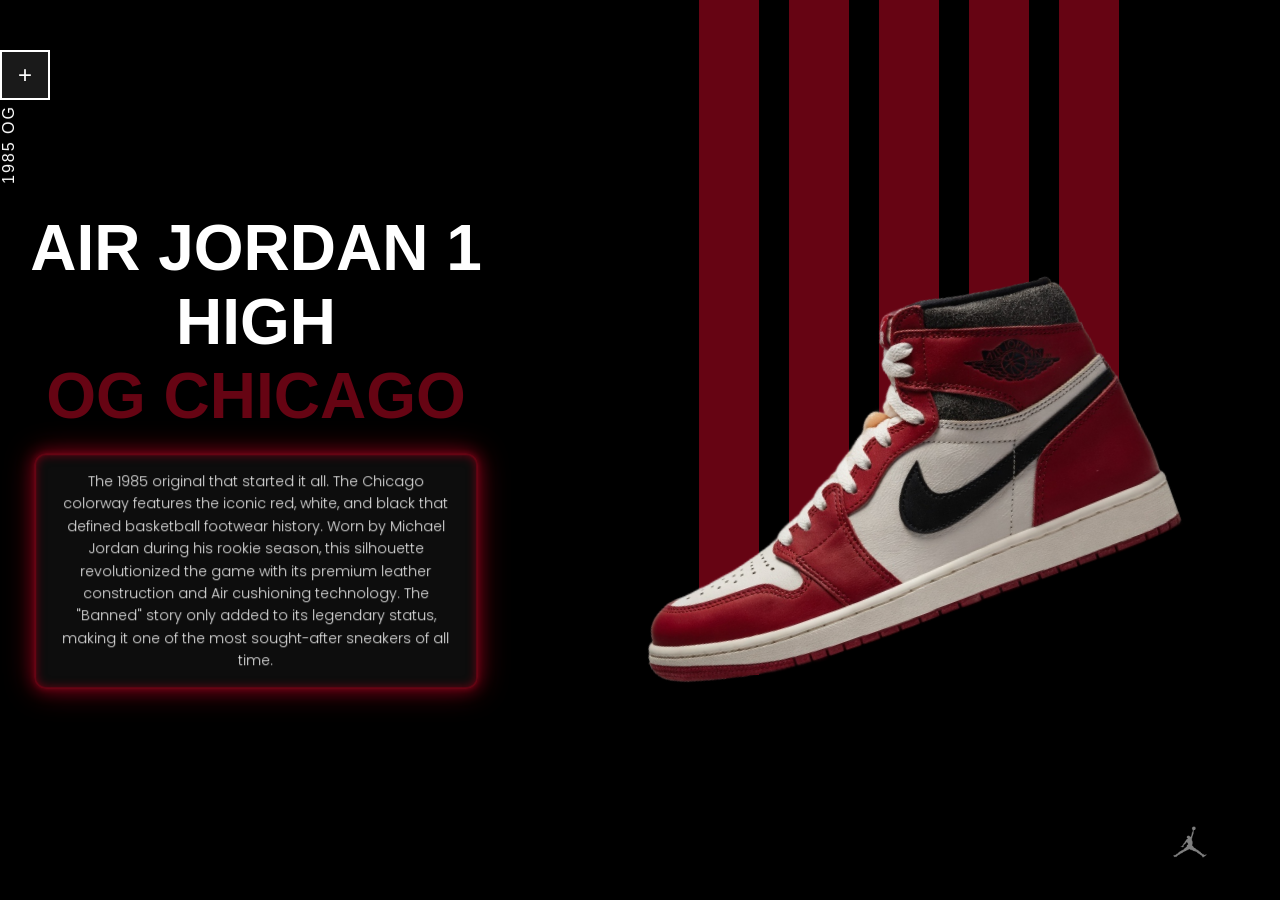
<file: aj1-og-c.html>
<!DOCTYPE html>
<html lang="en">
<head>
    <meta charset="UTF-8">
    <meta name="viewport" content="width=device-width, initial-scale=1.0">
    <title>Air Jordan 1 - OG Chicago</title>
    <link href="https://fonts.cdnfonts.com/css/norwester" rel="stylesheet">
    <link href="https://fonts.googleapis.com/css2?family=Poppins:wght@300;400&display=swap" rel="stylesheet">
    <link rel="stylesheet" href="style.css">
    <script src="script.js" defer></script>
    <link rel="icon" href="images/favicon/jordanfavwnbg.jpg">
</head>
<body style="--accent-color: #660413;">
    <div class="main">
        <img src="images/logo/jordan.jpg" alt="Jordan Logo" class="bottom-jordan-logo">
        <div class="details">
            <h1>AIR JORDAN 1</h1>
            <h1>HIGH</h1>
            <h1 class="shoe-name">OG CHICAGO</h1>
            <p class="shoe-desc">The 1985 original that started it all. The Chicago colorway features the iconic red, white, and black that defined basketball footwear history. Worn by Michael Jordan during his rookie season, this silhouette revolutionized the game with its premium leather construction and Air cushioning technology. The "Banned" story only added to its legendary status, making it one of the most sought-after sneakers of all time.</p>
        </div>
        <div class="stripes">
            <div id="stripe1"></div>
            <div id="stripe2"></div>
            <div id="stripe3"></div>
            <div id="stripe4"></div>
            <div id="stripe5"></div>
        </div>
        <div class="img">
            <img src="images/shoes/AJ1OGC.png" alt="OG Chicago">
        </div>
        <button class="side-nav-btn"></button>
        <div class="side-tag">1985 OG</div>
        <div class="shoe-panel">
            <a href="aj1-og-c.html" class="panel-shoe active" style="--shoe-color: #660413;"><img src="images/shoes/AJ1OGC.png" alt=""></a>
            <a href="aj1-ow-unc.html" class="panel-shoe" style="--shoe-color: #1480a7;"><img src="images/shoes/AJ1OWUB.png" alt=""></a>
            <a href="aj1-tso.html" class="panel-shoe" style="--shoe-color: #3c3527;"><img src="images/shoes/AJ1TSO.png" alt=""></a>
            <a href="aj4-yt.html" class="panel-shoe" style="--shoe-color: #D4AF37;"><img src="images/shoes/AJ4YT.png" alt=""></a>
        </div>
    </div>
</body>
</html>
</file>
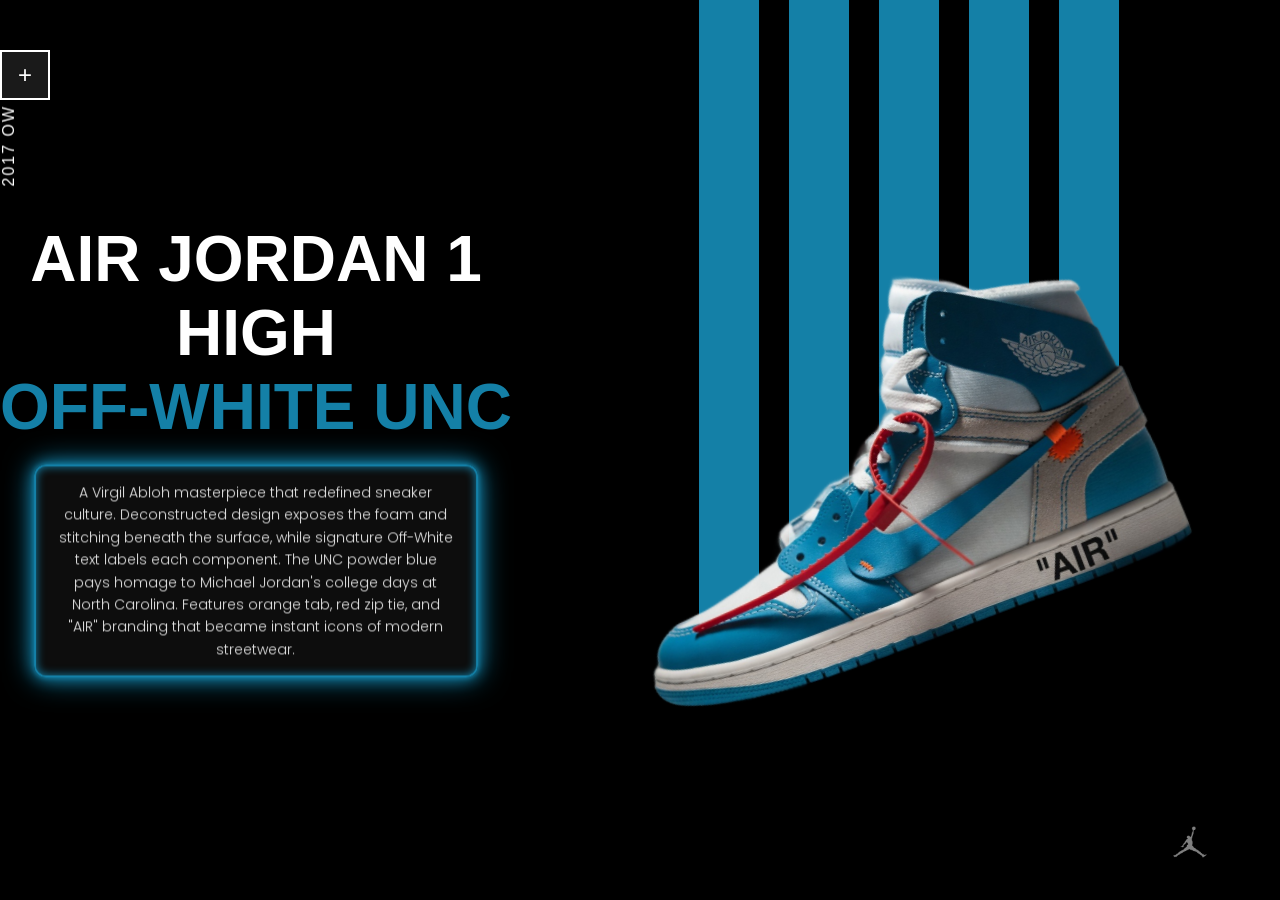
<file: aj1-ow-unc.html>
<!DOCTYPE html>
<html lang="en">
<head>
    <meta charset="UTF-8">
    <meta name="viewport" content="width=device-width, initial-scale=1.0">
    <title>Air Jordan 1 - Off-White UNC</title>
    <link href="https://fonts.cdnfonts.com/css/norwester" rel="stylesheet">
    <link href="https://fonts.googleapis.com/css2?family=Poppins:wght@300;400&display=swap" rel="stylesheet">
    <link rel="stylesheet" href="style.css">
    <script src="script.js" defer></script>
    <link rel="icon" href="images/favicon/jordanfavwnbg.jpg">
</head>
<body style="--accent-color: #1480a7;">
    <div class="main">
        <img src="images/logo/jordan.jpg" alt="Jordan Logo" class="bottom-jordan-logo">
        <div class="details">
            <h1>AIR JORDAN 1</h1>
            <h1>HIGH</h1>
            <h1 class="shoe-name">OFF-WHITE UNC</h1>
            <p class="shoe-desc">A Virgil Abloh masterpiece that redefined sneaker culture. Deconstructed design exposes the foam and stitching beneath the surface, while signature Off-White text labels each component. The UNC powder blue pays homage to Michael Jordan's college days at North Carolina. Features orange tab, red zip tie, and "AIR" branding that became instant icons of modern streetwear.</p>
        </div>
        <div class="stripes">
            <div id="stripe1"></div>
            <div id="stripe2"></div>
            <div id="stripe3"></div>
            <div id="stripe4"></div>
            <div id="stripe5"></div>
        </div>
        <div class="img">
            <img src="images/shoes/AJ1OWUB.png" alt="Off-White UNC">
        </div>
        <button class="side-nav-btn"></button>
        <div class="side-tag">2017 OW</div>
        <div class="shoe-panel">
            <a href="aj1-og-c.html" class="panel-shoe" style="--shoe-color: #660413;"><img src="images/shoes/AJ1OGC.png" alt=""></a>
            <a href="aj1-ow-unc.html" class="panel-shoe active" style="--shoe-color: #1480a7;"><img src="images/shoes/AJ1OWUB.png" alt=""></a>
            <a href="aj1-tso.html" class="panel-shoe" style="--shoe-color: #3c3527;"><img src="images/shoes/AJ1TSO.png" alt=""></a>
            <a href="aj4-yt.html" class="panel-shoe" style="--shoe-color: #D4AF37;"><img src="images/shoes/AJ4YT.png" alt=""></a>
        </div>
    </div>
</body>
</html>
</file>
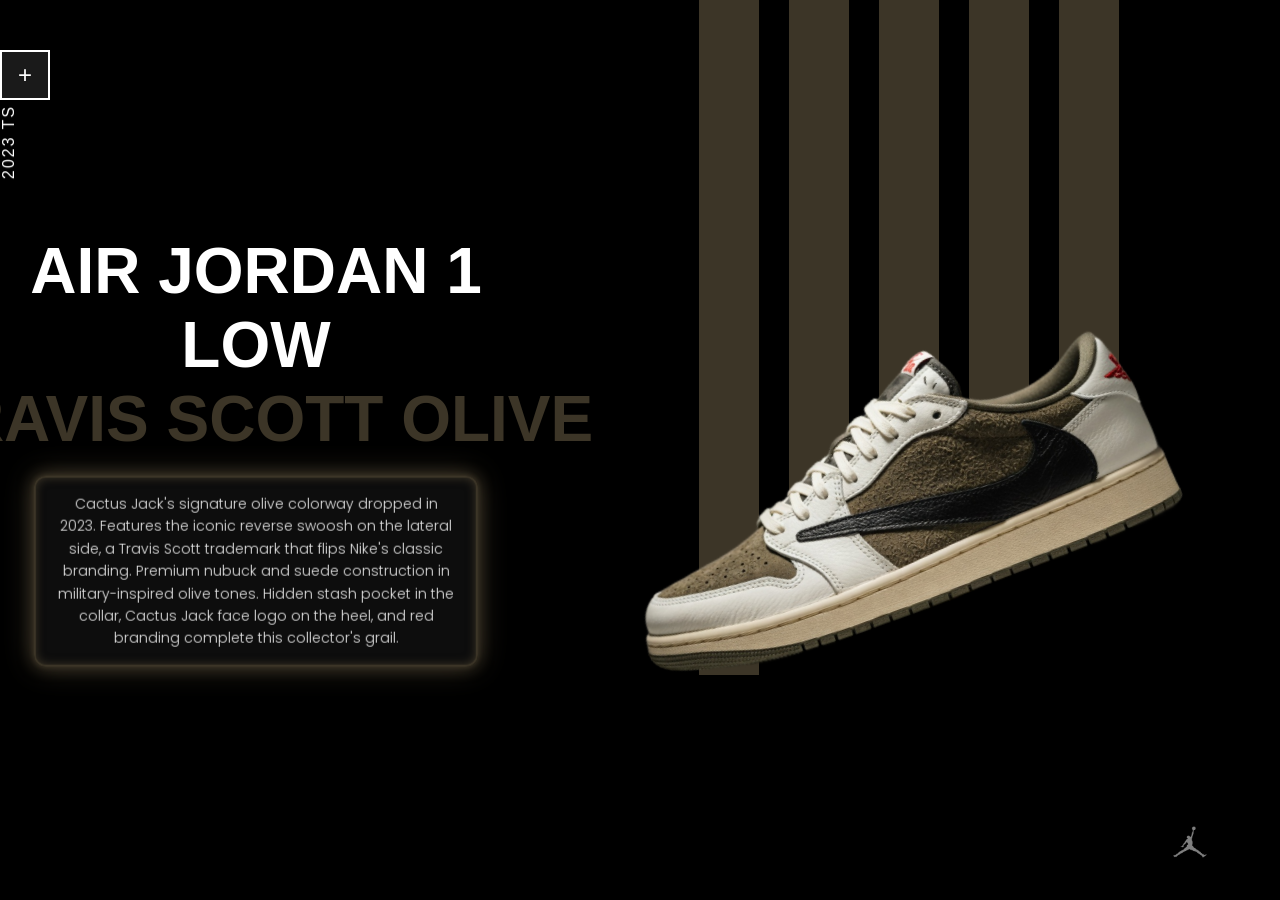
<file: aj1-tso.html>
<!DOCTYPE html>
<html lang="en">
<head>
    <meta charset="UTF-8">
    <meta name="viewport" content="width=device-width, initial-scale=1.0">
    <title>Air Jordan 1 - Travis Scott Olive</title>
    <link href="https://fonts.cdnfonts.com/css/norwester" rel="stylesheet">
    <link href="https://fonts.googleapis.com/css2?family=Poppins:wght@300;400&display=swap" rel="stylesheet">
    <link rel="stylesheet" href="style.css">
    <script src="script.js" defer></script>
    <link rel="icon" href="images/favicon/jordanfavwnbg.jpg">
</head>
<body style="--accent-color: #3c3527;">
    <div class="main">
        <img src="images/logo/jordan.jpg" alt="Jordan Logo" class="bottom-jordan-logo">
        <div class="details">
            <h1>AIR JORDAN 1</h1>
            <h1>LOW</h1>
            <h1 class="shoe-name">TRAVIS SCOTT OLIVE</h1>
            <p class="shoe-desc">Cactus Jack's signature olive colorway dropped in 2023. Features the iconic reverse swoosh on the lateral side, a Travis Scott trademark that flips Nike's classic branding. Premium nubuck and suede construction in military-inspired olive tones. Hidden stash pocket in the collar, Cactus Jack face logo on the heel, and red branding complete this collector's grail.</p>
        </div>
        <div class="stripes">
            <div id="stripe1"></div>
            <div id="stripe2"></div>
            <div id="stripe3"></div>
            <div id="stripe4"></div>
            <div id="stripe5"></div>
        </div>
        <div class="img">
            <img src="images/shoes/AJ1TSO.png" alt="Travis Scott Olive">
        </div>
        <button class="side-nav-btn"></button>
        <div class="side-tag">2023 TS</div>
        <div class="shoe-panel">
            <a href="aj1-og-c.html" class="panel-shoe" style="--shoe-color: #660413;"><img src="images/shoes/AJ1OGC.png" alt=""></a>
            <a href="aj1-ow-unc.html" class="panel-shoe" style="--shoe-color: #1480a7;"><img src="images/shoes/AJ1OWUB.png" alt=""></a>
            <a href="aj1-tso.html" class="panel-shoe active" style="--shoe-color: #3c3527;"><img src="images/shoes/AJ1TSO.png" alt=""></a>
            <a href="aj4-yt.html" class="panel-shoe" style="--shoe-color: #D4AF37;"><img src="images/shoes/AJ4YT.png" alt=""></a>
        </div>
    </div>
</body>
</html>
</file>
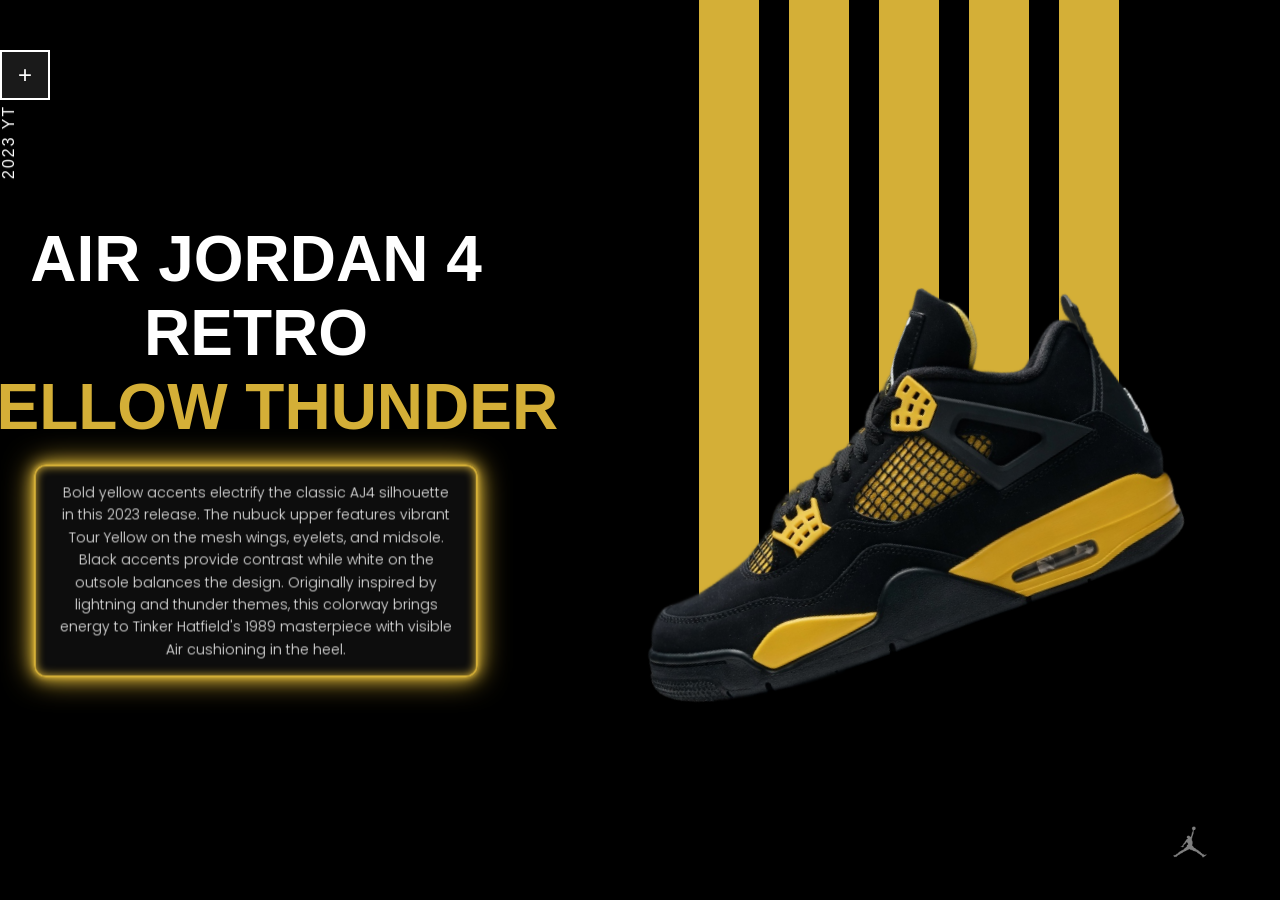
<file: aj4-yt.html>
<!DOCTYPE html>
<html lang="en">
<head>
    <meta charset="UTF-8">
    <meta name="viewport" content="width=device-width, initial-scale=1.0">
    <title>Air Jordan 4 - Yellow Thunder</title>
    <link href="https://fonts.cdnfonts.com/css/norwester" rel="stylesheet">
    <link href="https://fonts.googleapis.com/css2?family=Poppins:wght@300;400&display=swap" rel="stylesheet">
    <link rel="stylesheet" href="style.css">
    <script src="script.js" defer></script>
    <link rel="icon" href="images/favicon/jordanfavwnbg.jpg">
</head>
<body style="--accent-color: #D4AF37;">
    <div class="main">
        <img src="images/logo/jordan.jpg" alt="Jordan Logo" class="bottom-jordan-logo">
        <div class="details">
            <h1>AIR JORDAN 4</h1>
            <h1>RETRO</h1>
            <h1 class="shoe-name">YELLOW THUNDER</h1>
            <p class="shoe-desc">Bold yellow accents electrify the classic AJ4 silhouette in this 2023 release. The nubuck upper features vibrant Tour Yellow on the mesh wings, eyelets, and midsole. Black accents provide contrast while white on the outsole balances the design. Originally inspired by lightning and thunder themes, this colorway brings energy to Tinker Hatfield's 1989 masterpiece with visible Air cushioning in the heel.</p>
        </div>
        <div class="stripes">
            <div id="stripe1"></div>
            <div id="stripe2"></div>
            <div id="stripe3"></div>
            <div id="stripe4"></div>
            <div id="stripe5"></div>
        </div>
        <div class="img">
            <img src="images/shoes/AJ4YT.png" alt="Yellow Thunder">
        </div>
        <button class="side-nav-btn"></button>
        <div class="side-tag">2023 YT</div>
        <div class="shoe-panel">
            <a href="aj1-og-c.html" class="panel-shoe" style="--shoe-color: #660413;"><img src="images/shoes/AJ1OGC.png" alt=""></a>
            <a href="aj1-ow-unc.html" class="panel-shoe" style="--shoe-color: #1480a7;"><img src="images/shoes/AJ1OWUB.png" alt=""></a>
            <a href="aj1-tso.html" class="panel-shoe" style="--shoe-color: #3c3527;"><img src="images/shoes/AJ1TSO.png" alt=""></a>
            <a href="aj4-yt.html" class="panel-shoe active" style="--shoe-color: #D4AF37;"><img src="images/shoes/AJ4YT.png" alt=""></a>
        </div>
    </div>
</body>
</html>
</file>
<file: style.css>
* {
    padding: 0;
    margin: 0;
}

@keyframes fadeInUp {
    from {
        opacity: 0;
        transform: translate(-50%, -40%);
    }

    to {
        opacity: 1;
        transform: translate(-50%, -50%);
    }
}

@keyframes slideInRight {
    from {
        opacity: 0;
        transform: translate(-30%, -50%) rotate(-20deg);
    }

    to {
        opacity: 1;
        transform: translate(-50%, -50%) rotate(-20deg);
    }
}

@keyframes growUp {
    from {
        transform: translate(-50%, -50%) scaleY(0);
        opacity: 0;
    }

    to {
        transform: translate(-50%, -50%) scaleY(1);
        opacity: 1;
    }
}

@keyframes fadeIn {
    from {
        opacity: 0;
    }

    to {
        opacity: 1;
    }
}

@keyframes growDown {
    from {
        transform: translateX(-50%) scaleY(0);
        opacity: 0;
    }

    to {
        transform: translateX(-50%) scaleY(1);
        opacity: 1;
    }
}

@keyframes riseIn {
    from {
        opacity: 0;
        transform: translate(-50%, 30vh);
    }

    to {
        opacity: 1;
        transform: translate(-50%, -50%);
    }
}

body {
    background-color: black;
    overflow: hidden;
    height: 100vh;
    width: 100vw;
}

.loader {
    position: fixed;
    top: 0;
    left: 0;
    width: 100vw;
    height: 100vh;
    background: black;
    display: flex;
    flex-direction: column;
    align-items: center;
    justify-content: center;
    z-index: 1000;
    transition: opacity 0.5s ease, visibility 0.5s ease;
}

.loader.hidden {
    opacity: 0;
    visibility: hidden;
}

.loader-logos {
    display: flex;
    align-items: center;
    gap: 20px;
    margin-bottom: 30px;
}

.nike-logo {
    width: 80px;
    height: auto;
    object-fit: contain;
    animation: pulse 1.5s ease-in-out infinite;
}

.jordan-logo {
    width: 50px;
    height: auto;
    object-fit: contain;
    animation: pulse 1.5s ease-in-out infinite 0.2s;
}

.logo-separator {
    color: white;
    font-size: 30px;
    font-family: 'Norwester', sans-serif;
    opacity: 0.5;
}

.loader-text {
    margin-bottom: 20px;
}

.loader-text span {
    color: white;
    font-family: 'Norwester', sans-serif;
    font-size: 18px;
    letter-spacing: 4px;
    animation: fadeIn 0.3s ease;
}

.loader-bar {
    width: 200px;
    height: 2px;
    background: rgba(255, 255, 255, 0.2);
    border-radius: 2px;
    overflow: hidden;
}

.loader-progress {
    height: 100%;
    background: white;
    width: 0%;
    transition: width 0.3s ease;
}

@keyframes pulse {

    0%,
    100% {
        opacity: 1;
        transform: scale(1);
    }

    50% {
        opacity: 0.6;
        transform: scale(0.95);
    }
}

.main {
    .details {
        display: flex;
        flex-direction: column;
        position: absolute;
        top: 50%;
        left: 20%;
        transform: translate(-50%, -50%);
        align-items: center;
        justify-content: center;
        animation: fadeInUp 0.6s ease-out;

        h1 {
            font-size: clamp(30px, 5vw, 70px);
            color: white;
            font-family: 'Norwester', sans-serif;
        }

        .shoe-name {
            color: var(--accent-color, #660413);
        }

        .shoe-desc {
            font-family: 'Poppins', 'Inter', -apple-system, BlinkMacSystemFont, sans-serif;
            font-size: 14px;
            color: rgba(255, 255, 255, 0.9);
            font-weight: 300;
            max-width: 400px;
            text-align: center;
            margin-top: 20px;
            line-height: 1.6;
            background: rgba(255, 255, 255, 0.05);
            backdrop-filter: blur(10px);
            border: 2px solid var(--accent-color);
            border-radius: 12px;
            padding: 15px 20px;
            box-shadow:
                0 0 5px var(--accent-color),
                0 0 15px var(--accent-color),
                0 0 30px var(--accent-color),
                inset 0 0 10px var(--accent-color);
        }
    }

    .stripes {
        display: flex;
        position: absolute;
        top: 0;
        left: 71%;
        transform: translateX(-50%);
        gap: 30px;
        animation: growDown 0.7s ease-out;
        transform-origin: top;

        #stripe1 {
            background-color: var(--accent-color, #660413);
            height: 75vh;
            width: 60px;
        }

        #stripe2 {
            background-color: var(--accent-color, #660413);
            height: 65vh;
            width: 60px;
        }

        #stripe3 {
            background-color: var(--accent-color, #660413);
            height: 60vh;
            width: 60px;
        }

        #stripe4 {
            background-color: var(--accent-color, #660413);
            height: 50vh;
            width: 60px;
        }

        #stripe5 {
            background-color: var(--accent-color, #660413);
            height: 45vh;
            width: 60px;
        }
    }

    .img {
        img {
            width: 50vw;
            max-width: 600px;
            position: absolute;
            top: 40%;
            left: 75%;
            transform: translate(-50%, -50%);
            rotate: -20deg;
            cursor: pointer;
            transition: transform 0.3s ease;
            animation: riseIn 0.8s ease-out;
        }

        img:hover {
            transform: translate(-50%, -50%) scale(1.05);
        }
    }

    .side-nav-btn {
        position: fixed;
        left: 0px;
        top: 50px;
        width: 50px;
        height: 50px;
        background: rgba(255, 255, 255, 0.1);
        border: 2px solid white;
        cursor: pointer;
        z-index: 100;
        transition: all 0.3s ease;
        display: flex;
        align-items: center;
        justify-content: center;
    }

    .side-nav-btn:hover {
        background: var(--accent-color, #660413);
        border-color: var(--accent-color, #660413);
        border-left: none;
    }

    .side-nav-btn::before {
        content: '+';
        color: white;
        font-size: 24px;
        font-family: 'Norwester', sans-serif;
        transition: transform 0.3s ease;
    }

    .side-tag {
        position: fixed;
        left: 0;
        top: 105px;
        width: 50px;
        text-align: center;
        color: white;
        font-family: 'Norwester', sans-serif;
        font-size: 16px;
        letter-spacing: 2px;
        z-index: 100;
        writing-mode: vertical-rl;
        text-orientation: mixed;
        transform: rotate(180deg);
    }

    .shoe-panel {
        position: fixed;
        left: 55px;
        top: 25px;
        transform: scaleX(0);
        transform-origin: left center;
        background: rgba(0, 0, 0, 0.9);
        border: 1px solid white;
        padding: 5px;
        display: flex;
        gap: 20px;
        z-index: 99;
        opacity: 0;
        transition: all 0.4s cubic-bezier(0.22, 1, 0.36, 1);
        overflow: hidden;
    }

    .shoe-panel.open {
        transform: scaleX(1);
        opacity: 1;
    }

    .panel-shoe {
        width: 80px;
        height: 80px;
        border: 2px solid white;
        overflow: hidden;
        cursor: pointer;
        opacity: 0.6;
        transition: all 0.3s ease;
        flex-shrink: 0;
    }

    .panel-shoe:hover {
        opacity: 1;
        transform: scale(1.05);
        border-color: var(--shoe-color, var(--accent-color));
        background-color: var(--shoe-color, transparent);
    }

    .panel-shoe.active {
        opacity: 1;
        border-color: var(--shoe-color, var(--accent-color));
        background-color: var(--shoe-color, transparent);
        box-shadow: 0 0 10px var(--shoe-color, var(--accent-color));
    }

    .panel-shoe img {
        width: 100%;
        height: 100%;
        object-fit: cover;
        rotate: 0deg;
        position: static;
        transform: none;
    }

    .bottom-jordan-logo {
        position: absolute;
        bottom: 30px;
        right: 40px;
        width: 100px;
        height: auto;
        object-fit: contain;
        z-index: 100;
        mix-blend-mode: screen;
        opacity: 0.5;
        transition: all 0.3s ease;
        cursor: pointer;
    }

    .bottom-jordan-logo:hover {
        opacity: 1;
        transform: scale(1.1);
    }
}
</file>
